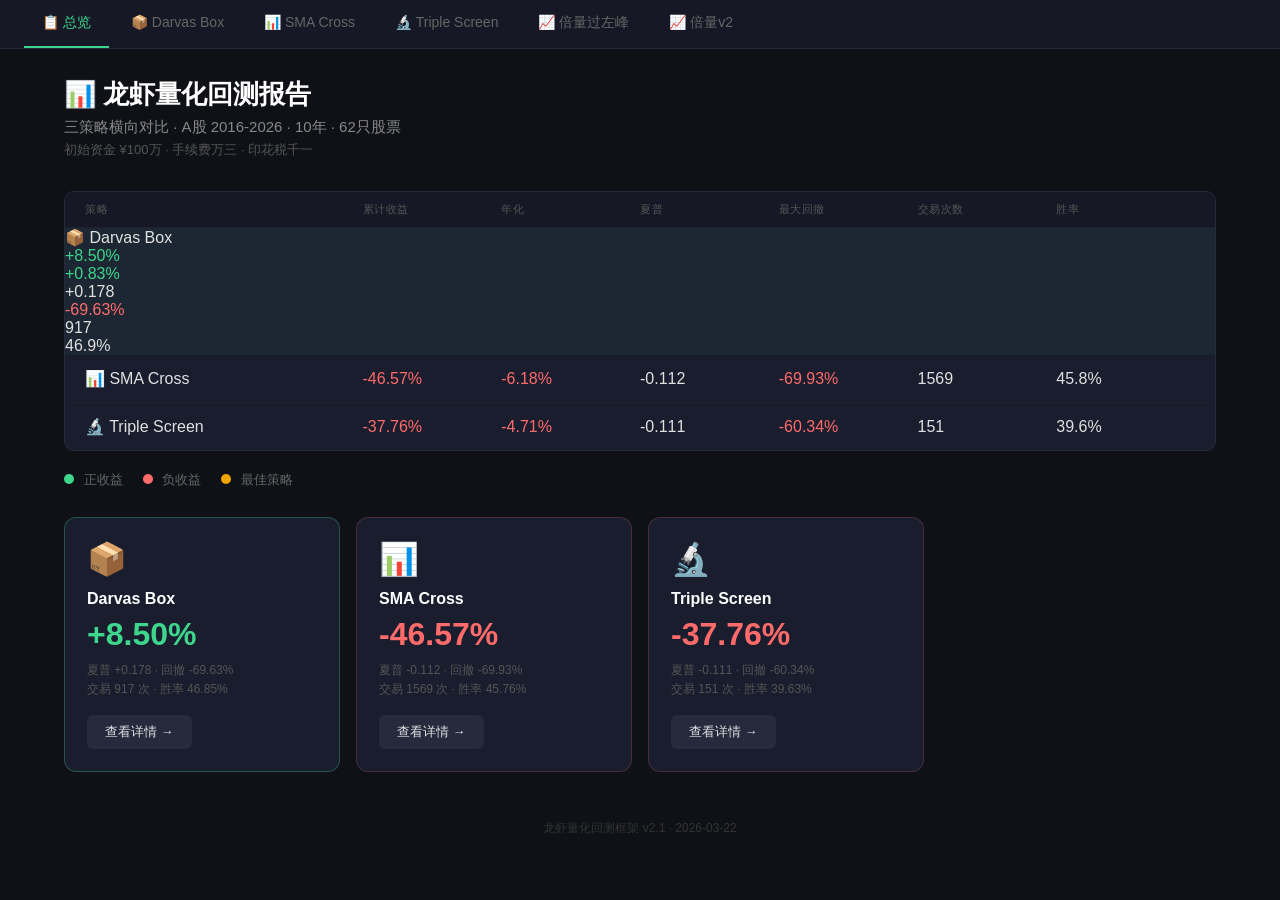
<file: index.html>
<!DOCTYPE html>
<html lang="zh">
<head>
<meta charset="utf-8">
<meta name="viewport" content="width=device-width,initial-scale=1">
<title>龙虾回测报告 | 三策略对比</title>
<link rel="stylesheet" href="style.css">
</head>
<body>
<nav>
  <a href="index.html" class="active">📋 总览</a>
  <a href="darvas-box.html">📦 Darvas Box</a>
  <a href="sma-cross.html">📊 SMA Cross</a>
  <a href="triple-screen.html">🔬 Triple Screen</a>
  <a href="double-volume-breakout.html">📈 倍量过左峰</a>
  <a href="double-volume-breakout-v2.html">📈 倍量v2</a>
</nav>
<div class="container">
  <div class="header">
    <h1>📊 龙虾量化回测报告</h1>
    <p class="subtitle">三策略横向对比 · A股 2016-2026 · 10年 · 62只股票</p>
    <p class="meta">初始资金 ¥100万 · 手续费万三 · 印花税千一</p>
  </div>
  <div class="compare-grid">
    <div class="compare-row header-row">
      <div>策略</div><div>累计收益</div><div>年化</div><div>夏普</div><div>最大回撤</div><div>交易次数</div><div>胜率</div>
    </div>
    <div class="best-row" class="compare-row">
      <div>📦 Darvas Box</div>
      <div class="pos">+8.50%</div>
      <div class="pos">+0.83%</div>
      <div>+0.178</div>
      <div class="neg">-69.63%</div>
      <div>917</div>
      <div>46.9%</div>
    </div><div class="compare-row">
      <div>📊 SMA Cross</div>
      <div class="neg">-46.57%</div>
      <div class="neg">-6.18%</div>
      <div>-0.112</div>
      <div class="neg">-69.93%</div>
      <div>1569</div>
      <div>45.8%</div>
    </div><div class="compare-row">
      <div>🔬 Triple Screen</div>
      <div class="neg">-37.76%</div>
      <div class="neg">-4.71%</div>
      <div>-0.111</div>
      <div class="neg">-60.34%</div>
      <div>151</div>
      <div>39.6%</div>
    </div>
  </div>
  <div class="legend">
    <div class="legend-item"><span class="dot pos"></span> 正收益</div>
    <div class="legend-item"><span class="dot neg"></span> 负收益</div>
    <div class="legend-item"><span class="dot best"></span> 最佳策略</div>
  </div>
  <div class="cards"><div class="card pos">
      <div class="card-icon">📦</div>
      <h3>Darvas Box</h3>
      <div class="card-ret pos">+8.50%</div>
      <div class="card-meta">夏普 +0.178 · 回撤 -69.63%<br>交易 917 次 · 胜率 46.85%</div>
      <a href="darvas-box.html" class="btn">查看详情 →</a>
    </div><div class="card neg">
      <div class="card-icon">📊</div>
      <h3>SMA Cross</h3>
      <div class="card-ret neg">-46.57%</div>
      <div class="card-meta">夏普 -0.112 · 回撤 -69.93%<br>交易 1569 次 · 胜率 45.76%</div>
      <a href="sma-cross.html" class="btn">查看详情 →</a>
    </div><div class="card neg">
      <div class="card-icon">🔬</div>
      <h3>Triple Screen</h3>
      <div class="card-ret neg">-37.76%</div>
      <div class="card-meta">夏普 -0.111 · 回撤 -60.34%<br>交易 151 次 · 胜率 39.63%</div>
      <a href="triple-screen.html" class="btn">查看详情 →</a>
    </div></div>
  <div class="footer">龙虾量化回测框架 v2.1 · 2026-03-22</div>
</div>
</body>
</html>
</file>
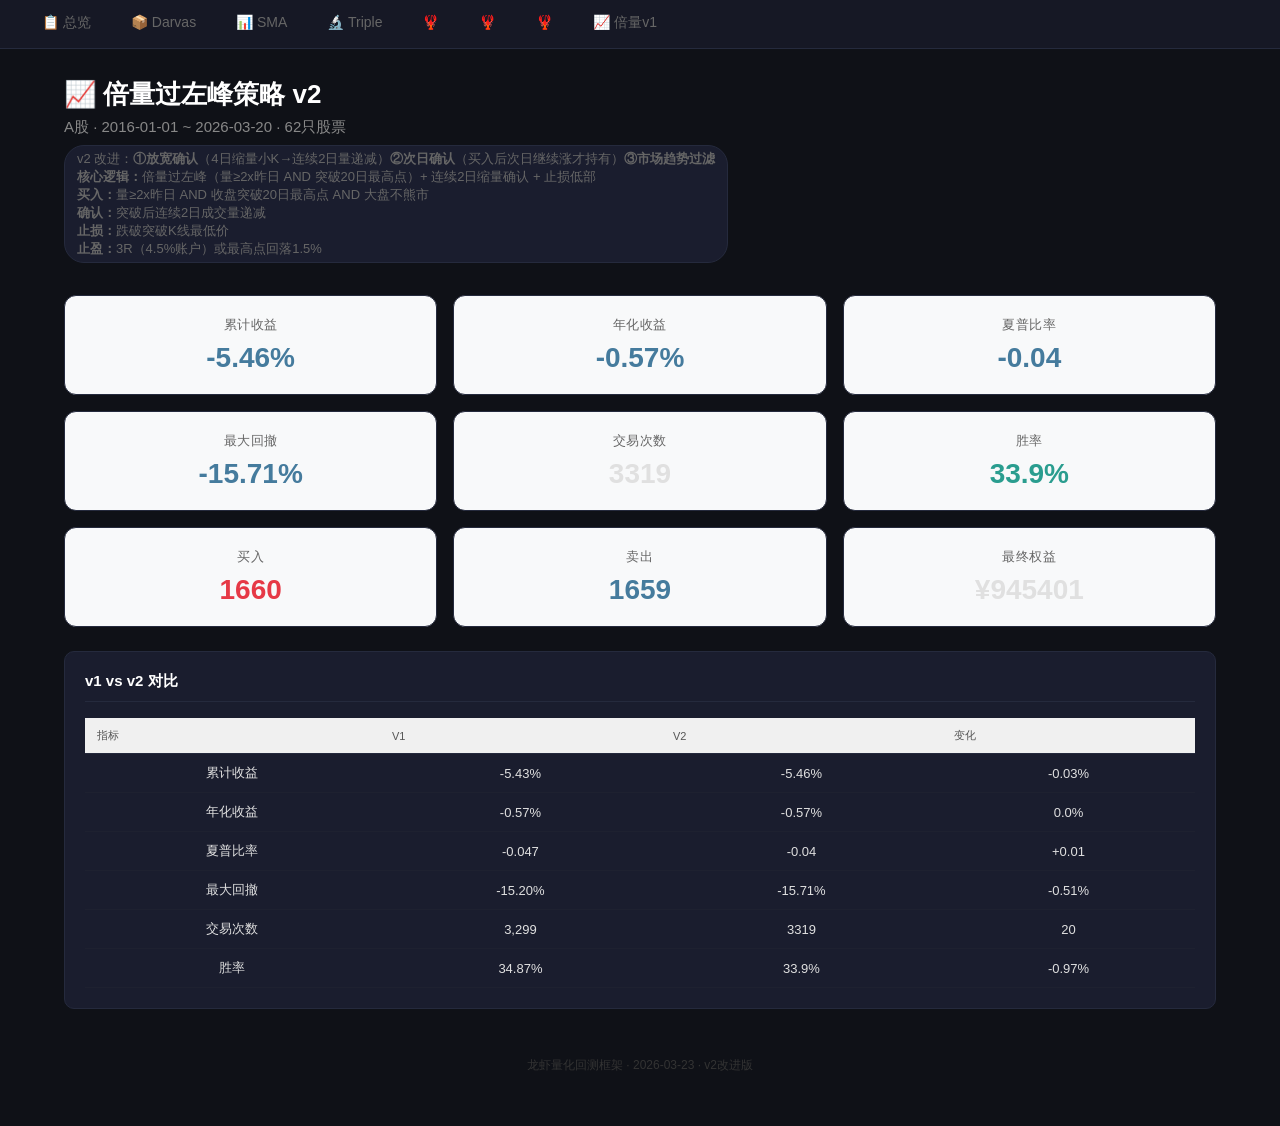
<file: double-volume-breakout-v2.html>
<!DOCTYPE html>
<html lang="zh">
<head>
<meta charset="utf-8">
<meta name="viewport" content="width=device-width,initial-scale=1">
<title>倍量过左峰 v2 | 回测报告</title>
<link rel="stylesheet" href="style.css">
<style>
.kpi-grid { display: grid; grid-template-columns: repeat(3,1fr); gap: 16px; margin: 24px 0; }
.kpi { background: #f8f9fa; border-radius: 12px; padding: 20px; text-align: center; }
.kpi .label { font-size: 13px; color: #666; margin-bottom: 8px; }
.kpi .value { font-size: 28px; font-weight: 700; }
.pos { color: #e63946; } .neg { color: #457b9d; }
.neutral { color: #2a9d8f; }
</style>
</head>
<body>
<nav>
  <a href="index.html">📋 总览</a>
  <a href="darvas-box.html">📦 Darvas</a>
  <a href="sma-cross.html">📊 SMA</a>
  <a href="triple-screen.html">🔬 Triple</a>
  <a href="lucky-lobster.html">🦞</a>
  <a href="lucky-lobster-v2.html">🦞</a>
  <a href="lucky-lobster-v3.html">🦞</a>
  <a href="double-volume-breakout.html">📈 倍量v1</a>
</nav>
<div class="container">
<div class="header">
  <h1>📈 倍量过左峰策略 v2</h1>
  <p class="subtitle">A股 · 2016-01-01 ~ 2026-03-20 · 62只股票</p>
  <p class="book-ref">
    v2 改进：<b>①放宽确认</b>（4日缩量小K→连续2日量递减）<b>②次日确认</b>（买入后次日继续涨才持有）<b>③市场趋势过滤</b><br>
    <b>核心逻辑：</b>倍量过左峰（量≥2x昨日 AND 突破20日最高点）+ 连续2日缩量确认 + 止损低部<br>
    <b>买入：</b>量≥2x昨日 AND 收盘突破20日最高点 AND 大盘不熊市<br>
    <b>确认：</b>突破后连续2日成交量递减<br>
    <b>止损：</b>跌破突破K线最低价<br>
    <b>止盈：</b>3R（4.5%账户）或最高点回落1.5%
  </p>
</div>

<div class="kpi-grid">
  <div class="kpi">
    <div class="label">累计收益</div>
    <div class="value neg">-5.46%</div>
  </div>
  <div class="kpi">
    <div class="label">年化收益</div>
    <div class="value neg">-0.57%</div>
  </div>
  <div class="kpi">
    <div class="label">夏普比率</div>
    <div class="value neg">-0.04</div>
  </div>
  <div class="kpi">
    <div class="label">最大回撤</div>
    <div class="value neg">-15.71%</div>
  </div>
  <div class="kpi">
    <div class="label">交易次数</div>
    <div class="value">3319</div>
  </div>
  <div class="kpi">
    <div class="label">胜率</div>
    <div class="value neutral">33.9%</div>
  </div>
  <div class="kpi">
    <div class="label">买入</div>
    <div class="value pos">1660</div>
  </div>
  <div class="kpi">
    <div class="label">卖出</div>
    <div class="value neg">1659</div>
  </div>
  <div class="kpi">
    <div class="label">最终权益</div>
    <div class="value">¥945401</div>
  </div>
</div>

<div class="section">
  <h2>v1 vs v2 对比</h2>
  <table style="width:100%;border-collapse:collapse;text-align:center">
    <tr style="background:#f0f0f0">
      <th>指标</th><th>v1</th><th>v2</th><th>变化</th>
    </tr>
    <tr><td>累计收益</td><td>-5.43%</td><td>-5.46%</td><td>-0.03%</td></tr>
    <tr><td>年化收益</td><td>-0.57%</td><td>-0.57%</td><td>0.0%</td></tr>
    <tr><td>夏普比率</td><td>-0.047</td><td>-0.04</td><td>+0.01</td></tr>
    <tr><td>最大回撤</td><td>-15.20%</td><td>-15.71%</td><td>-0.51%</td></tr>
    <tr><td>交易次数</td><td>3,299</td><td>3319</td><td>20</td></tr>
    <tr><td>胜率</td><td>34.87%</td><td>33.9%</td><td>-0.97%</td></tr>
  </table>
</div>

<div class="footer">龙虾量化回测框架 · 2026-03-23 · v2改进版</div>
</div>
</body>
</html>
</file>
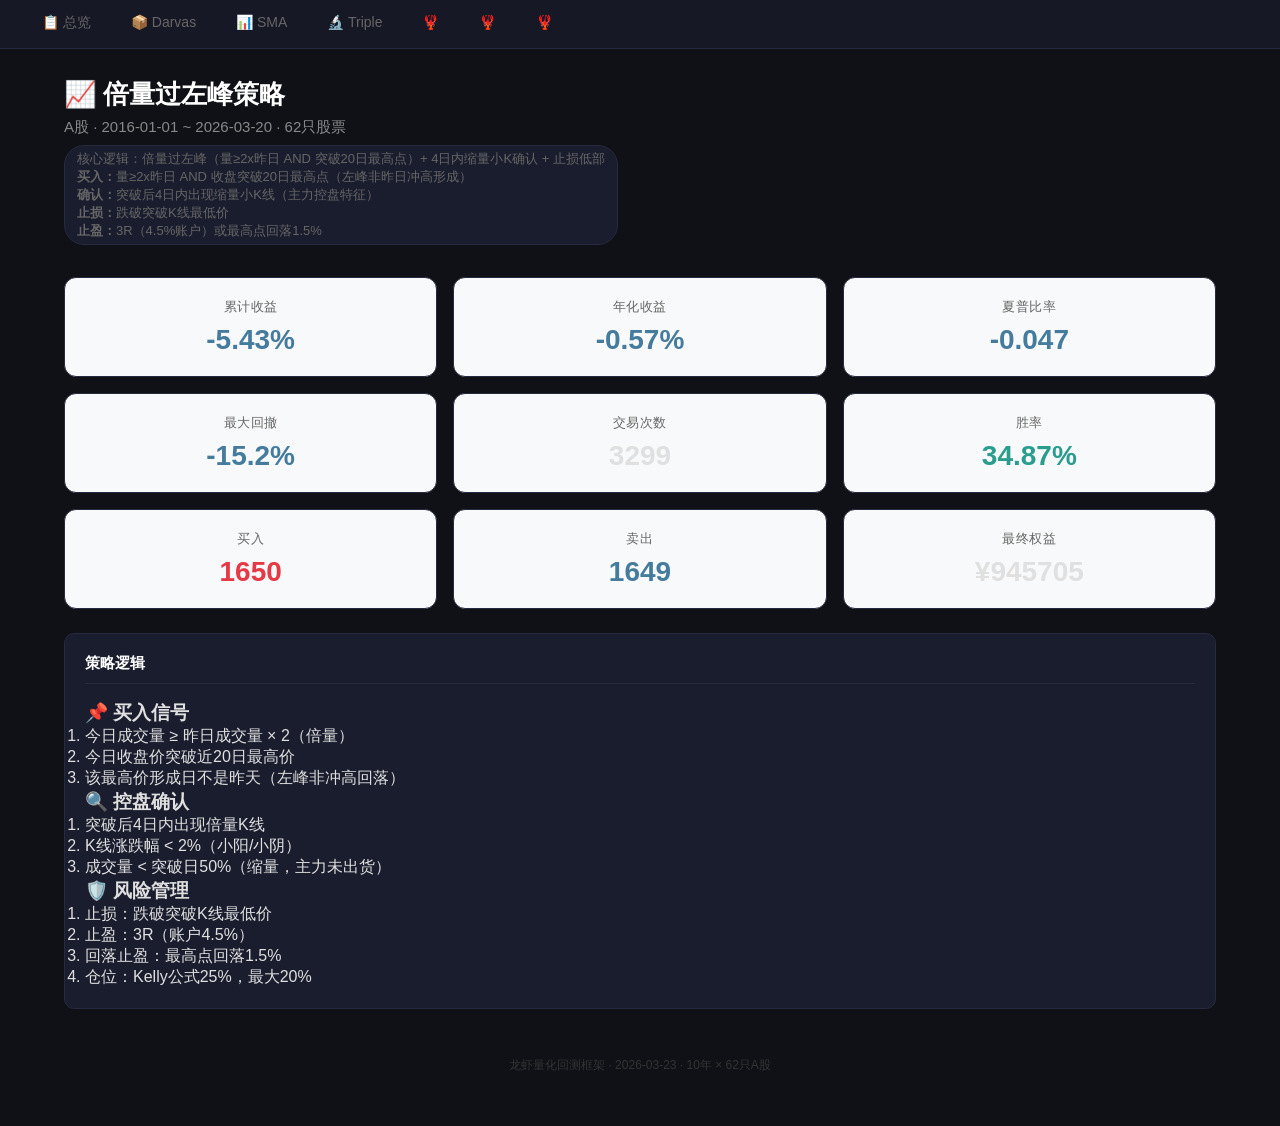
<file: double-volume-breakout.html>
<!DOCTYPE html>
<html lang="zh">
<head>
<meta charset="utf-8">
<meta name="viewport" content="width=device-width,initial-scale=1">
<title>倍量过左峰 | 回测报告</title>
<link rel="stylesheet" href="style.css">
<style>
.kpi-grid { display: grid; grid-template-columns: repeat(3,1fr); gap: 16px; margin: 24px 0; }
.kpi { background: #f8f9fa; border-radius: 12px; padding: 20px; text-align: center; }
.kpi .label { font-size: 13px; color: #666; margin-bottom: 8px; }
.kpi .value { font-size: 28px; font-weight: 700; }
.pos { color: #e63946; } .neg { color: #457b9d; }
.neutral { color: #2a9d8f; }
</style>
</head>
<body>
<nav>
  <a href="index.html">📋 总览</a>
  <a href="darvas-box.html">📦 Darvas</a>
  <a href="sma-cross.html">📊 SMA</a>
  <a href="triple-screen.html">🔬 Triple</a>
  <a href="lucky-lobster.html">🦞</a>
  <a href="lucky-lobster-v2.html">🦞</a>
  <a href="lucky-lobster-v3.html">🦞</a>
</nav>
<div class="container">
<div class="header">
  <h1>📈 倍量过左峰策略</h1>
  <p class="subtitle">A股 · 2016-01-01 ~ 2026-03-20 · 62只股票</p>
  <p class="book-ref">
    核心逻辑：倍量过左峰（量≥2x昨日 AND 突破20日最高点）+ 4日内缩量小K确认 + 止损低部<br>
    <b>买入：</b>量≥2x昨日 AND 收盘突破20日最高点（左峰非昨日冲高形成）<br>
    <b>确认：</b>突破后4日内出现缩量小K线（主力控盘特征）<br>
    <b>止损：</b>跌破突破K线最低价<br>
    <b>止盈：</b>3R（4.5%账户）或最高点回落1.5%
  </p>
</div>

<div class="kpi-grid">
  <div class="kpi">
    <div class="label">累计收益</div>
    <div class="value neg">-5.43%</div>
  </div>
  <div class="kpi">
    <div class="label">年化收益</div>
    <div class="value neg">-0.57%</div>
  </div>
  <div class="kpi">
    <div class="label">夏普比率</div>
    <div class="value neg">-0.047</div>
  </div>
  <div class="kpi">
    <div class="label">最大回撤</div>
    <div class="value neg">-15.2%</div>
  </div>
  <div class="kpi">
    <div class="label">交易次数</div>
    <div class="value">3299</div>
  </div>
  <div class="kpi">
    <div class="label">胜率</div>
    <div class="value neutral">34.87%</div>
  </div>
  <div class="kpi">
    <div class="label">买入</div>
    <div class="value pos">1650</div>
  </div>
  <div class="kpi">
    <div class="label">卖出</div>
    <div class="value neg">1649</div>
  </div>
  <div class="kpi">
    <div class="label">最终权益</div>
    <div class="value">¥945705</div>
  </div>
</div>

<div class="section">
  <h2>策略逻辑</h2>
  <div class="rule-grid">
    <div class="rule-box">
      <h3>📌 买入信号</h3>
      <ol>
        <li>今日成交量 ≥ 昨日成交量 × 2（倍量）</li>
        <li>今日收盘价突破近20日最高价</li>
        <li>该最高价形成日不是昨天（左峰非冲高回落）</li>
      </ol>
    </div>
    <div class="rule-box">
      <h3>🔍 控盘确认</h3>
      <ol>
        <li>突破后4日内出现倍量K线</li>
        <li>K线涨跌幅 &lt; 2%（小阳/小阴）</li>
        <li>成交量 &lt; 突破日50%（缩量，主力未出货）</li>
      </ol>
    </div>
    <div class="rule-box">
      <h3>🛡️ 风险管理</h3>
      <ol>
        <li>止损：跌破突破K线最低价</li>
        <li>止盈：3R（账户4.5%）</li>
        <li>回落止盈：最高点回落1.5%</li>
        <li>仓位：Kelly公式25%，最大20%</li>
      </ol>
    </div>
  </div>
</div>

<div class="footer">龙虾量化回测框架 · 2026-03-23 · 10年 × 62只A股</div>
</div>
</body>
</html>
</file>
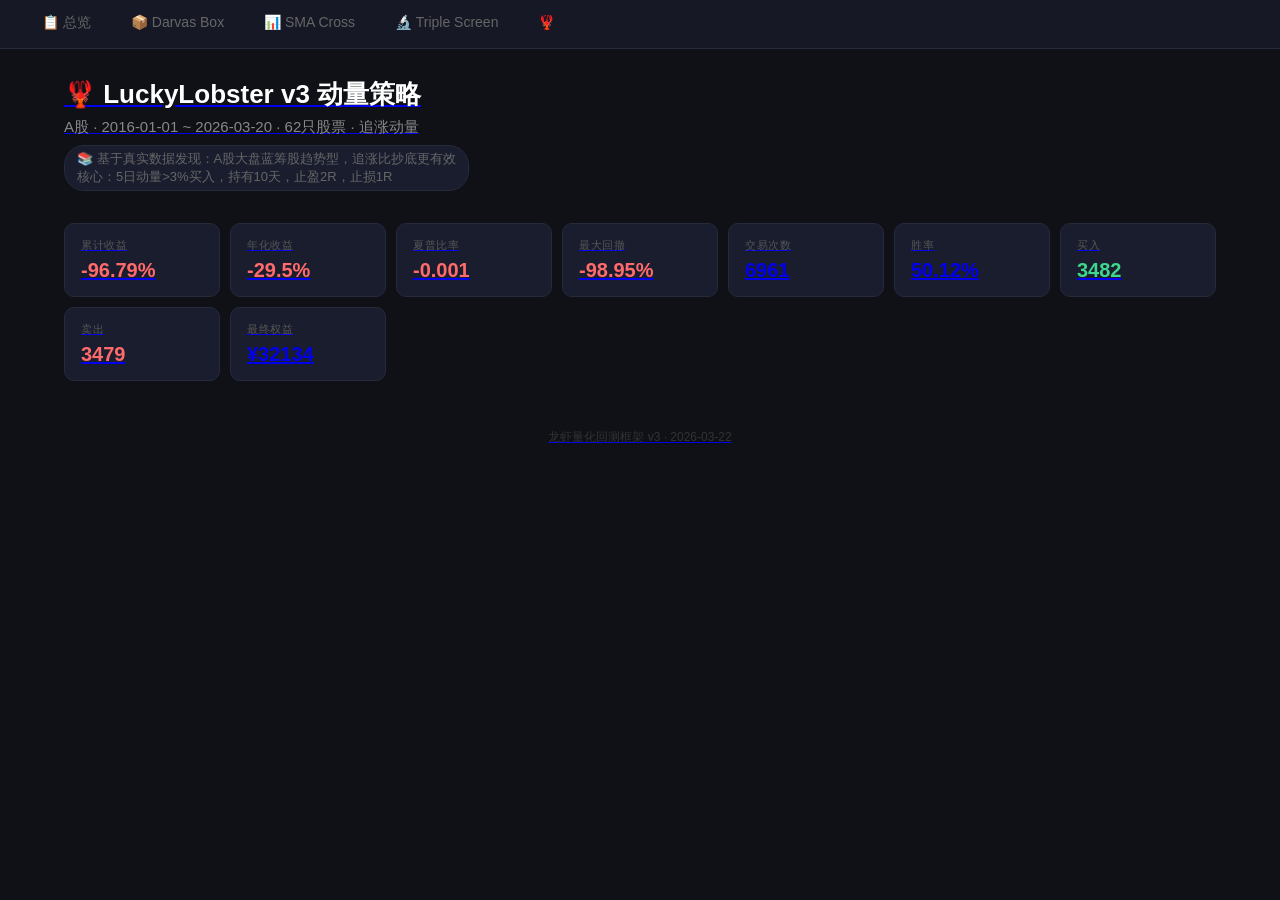
<file: lucky-lobster-v3.html>
<!DOCTYPE html><html lang="zh"><head><meta charset="utf-8"><meta name="viewport" content="width=device-width,initial-scale=1"><title>LuckyLobster v3 | 龙虾回测报告</title><link rel="stylesheet" href="style.css"></head><body>
<nav><a href="index.html">📋 总览</a><a href="darvas-box.html">📦 Darvas Box</a><a href="sma-cross.html">📊 SMA Cross</a><a href="triple-screen.html">🔬 Triple Screen</a><a href="lucky-lobster.html">🦞</sub></nav>
<div class="container">
<div class="header"><h1>🦞</sub> LuckyLobster v3 动量策略</h1>
<p class="subtitle">A股 · 2016-01-01 ~ 2026-03-20 · 62只股票 · 追涨动量</p>
<p class="book-ref">📚 基于真实数据发现：A股大盘蓝筹股趋势型，追涨比抄底更有效<br>核心：5日动量>3%买入，持有10天，止盈2R，止损1R</p></div>
<div class="kpi-grid">
<div class="kpi"><div class="label">累计收益</div><div class="value neg">-96.79%</div></div>
<div class="kpi"><div class="label">年化收益</div><div class="value neg">-29.5%</div></div>
<div class="kpi"><div class="label">夏普比率</div><div class="value neg">-0.001</div></div>
<div class="kpi"><div class="label">最大回撤</div><div class="value neg">-98.95%</div></div>
<div class="kpi"><div class="label">交易次数</div><div class="value">6961</div></div>
<div class="kpi"><div class="label">胜率</div><div class="value">50.12%</div></div>
<div class="kpi"><div class="label">买入</div><div class="value pos">3482</div></div>
<div class="kpi"><div class="label">卖出</div><div class="value neg">3479</div></div>
<div class="kpi"><div class="label">最终权益</div><div class="value">¥32134</div></div>
</div>
<div class="footer">龙虾量化回测框架 v3 · 2026-03-22</div></div></body></html>
</file>
<file: style.css>
* { box-sizing: border-box; margin: 0; padding: 0; }
body { font-family: -apple-system, BlinkMacSystemFont, "PingFang SC", "Microsoft YaHei", sans-serif; background: #0f1117; color: #e0e0e0; min-height: 100vh; }
nav { background: #161825; border-bottom: 1px solid #252a3d; padding: 0 24px; display: flex; gap: 4px; position: sticky; top: 0; z-index: 100; }
nav a { color: #666; text-decoration: none; padding: 14px 18px; font-size: 14px; border-bottom: 2px solid transparent; transition: all .2s; }
nav a:hover { color: #e0e0e0; }
nav a.active { color: #3dd68c; border-bottom-color: #3dd68c; }
.container { max-width: 1200px; margin: 0 auto; padding: 28px 24px; }
.header { margin-bottom: 32px; }
.header h1 { color: #fff; font-size: 26px; margin-bottom: 6px; }
.subtitle { color: #888; font-size: 15px; }
.meta { color: #555; font-size: 13px; margin-top: 4px; }
.book-ref { color: #666; font-size: 13px; margin-top: 8px; background: #1a1d2e; display: inline-block; padding: 4px 12px; border-radius: 20px; border: 1px solid #252a3d; }
.tag-icon { font-size: 40px; margin-bottom: 8px; }
.kpi-grid { display: grid; grid-template-columns: repeat(auto-fill, minmax(140px, 1fr)); gap: 10px; margin-bottom: 28px; }
.kpi { background: #1a1d2e; border: 1px solid #252a3d; border-radius: 10px; padding: 14px 16px; }
.kpi .label { color: #555; font-size: 11px; text-transform: uppercase; letter-spacing: .5px; margin-bottom: 6px; }
.kpi .value { font-size: 20px; font-weight: 600; }
.pos { color: #3dd68c; } .neg { color: #ff6b6b; }
.chart-box { background: #1a1d2e; border: 1px solid #252a3d; border-radius: 10px; padding: 18px; margin-bottom: 16px; }
.chart-box.full { }
.chart-title { color: #888; font-size: 13px; margin-bottom: 12px; }
.table-wrap { overflow-x: auto; }
table { width: 100%; border-collapse: collapse; font-size: 13px; }
th { text-align: left; color: #555; padding: 10px 12px; border-bottom: 1px solid #252a3d; font-weight: 400; font-size: 11px; text-transform: uppercase; }
td { padding: 10px 12px; border-bottom: 1px solid #1e2130; }
td.date { color: #666; font-size: 12px; } td.reason { color: #555; font-size: 12px; }
.tag { padding: 2px 8px; border-radius: 4px; font-size: 11px; font-weight: 600; }
.tag.buy { background: rgba(61,214,140,.15); color: #3dd68c; }
.tag.sell { background: rgba(255,107,107,.15); color: #ff6b6b; }
.section { background: #1a1d2e; border: 1px solid #252a3d; border-radius: 10px; padding: 20px; margin-bottom: 24px; }
.section h2 { color: #fff; font-size: 15px; margin-bottom: 16px; padding-bottom: 10px; border-bottom: 1px solid #252a3d; }
.compare-grid { background: #1a1d2e; border: 1px solid #252a3d; border-radius: 10px; overflow: hidden; margin-bottom: 20px; }
.compare-row { display: grid; grid-template-columns: 2fr 1fr 1fr 1fr 1fr 1fr 1fr; gap: 0; padding: 14px 20px; border-bottom: 1px solid #1e2130; }
.compare-row:last-child { border-bottom: none; }
.compare-row > div { display: flex; align-items: center; }
.compare-row.header-row { background: #161825; color: #555; font-size: 11px; text-transform: uppercase; letter-spacing: .5px; padding: 10px 20px; }
.best-row { background: rgba(61,214,140,.05); }
.legend { display: flex; gap: 20px; margin-bottom: 28px; font-size: 13px; color: #666; }
.dot { display: inline-block; width: 10px; height: 10px; border-radius: 50%; margin-right: 6px; }
.dot.pos { background: #3dd68c; } .dot.neg { background: #ff6b6b; } .dot.best { background: #f0a500; }
.cards { display: grid; grid-template-columns: repeat(auto-fill, minmax(260px, 1fr)); gap: 16px; }
.card { background: #1a1d2e; border: 1px solid #252a3d; border-radius: 12px; padding: 22px; }
.card.pos { border-color: rgba(61,214,140,.3); } .card.neg { border-color: rgba(255,107,107,.2); }
.card-icon { font-size: 32px; margin-bottom: 12px; }
.card h3 { color: #fff; font-size: 16px; margin-bottom: 8px; }
.card-ret { font-size: 32px; font-weight: 700; margin-bottom: 8px; }
.card-meta { color: #555; font-size: 12px; line-height: 1.6; margin-bottom: 16px; }
.btn { display: inline-block; background: #252a3d; color: #e0e0e0; text-decoration: none; padding: 8px 18px; border-radius: 6px; font-size: 13px; transition: background .2s; }
.btn:hover { background: #333; }
.footer { color: #333; font-size: 12px; text-align: center; margin-top: 48px; padding-bottom: 24px; }
</file>
